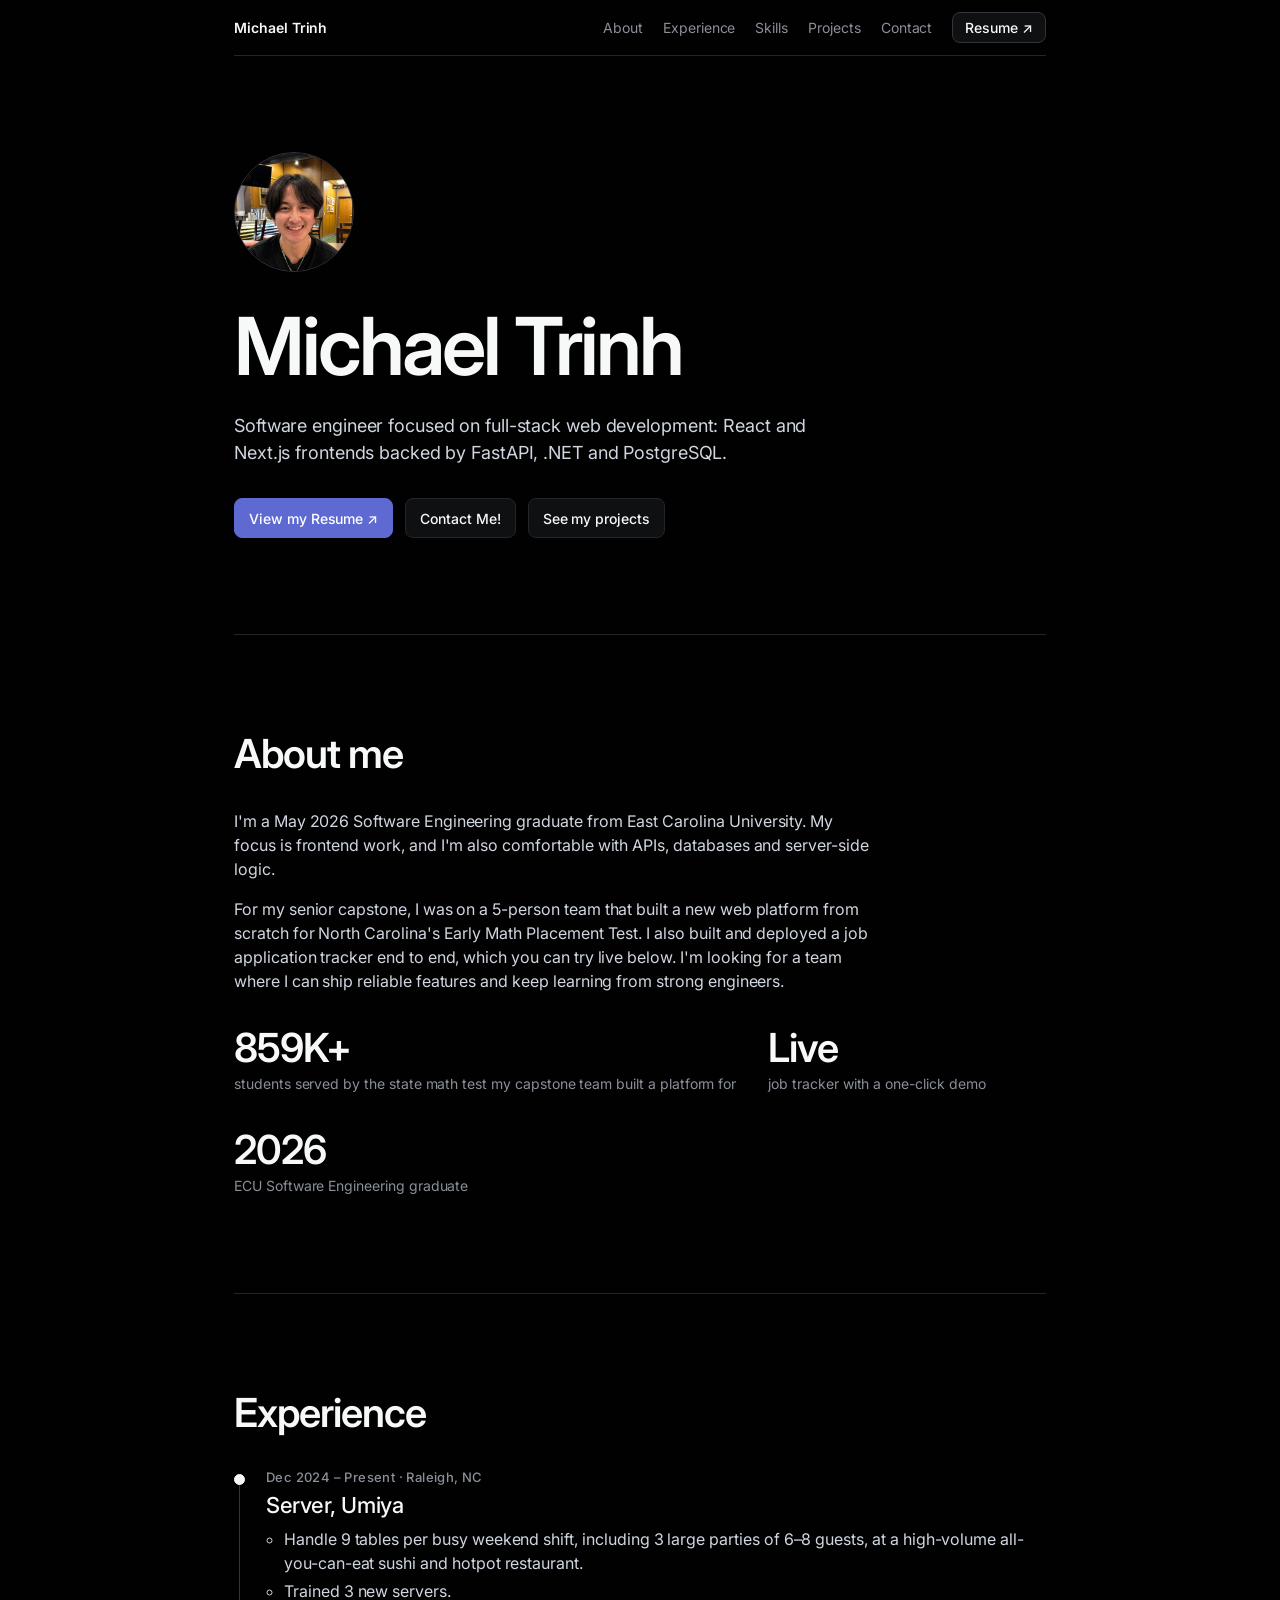
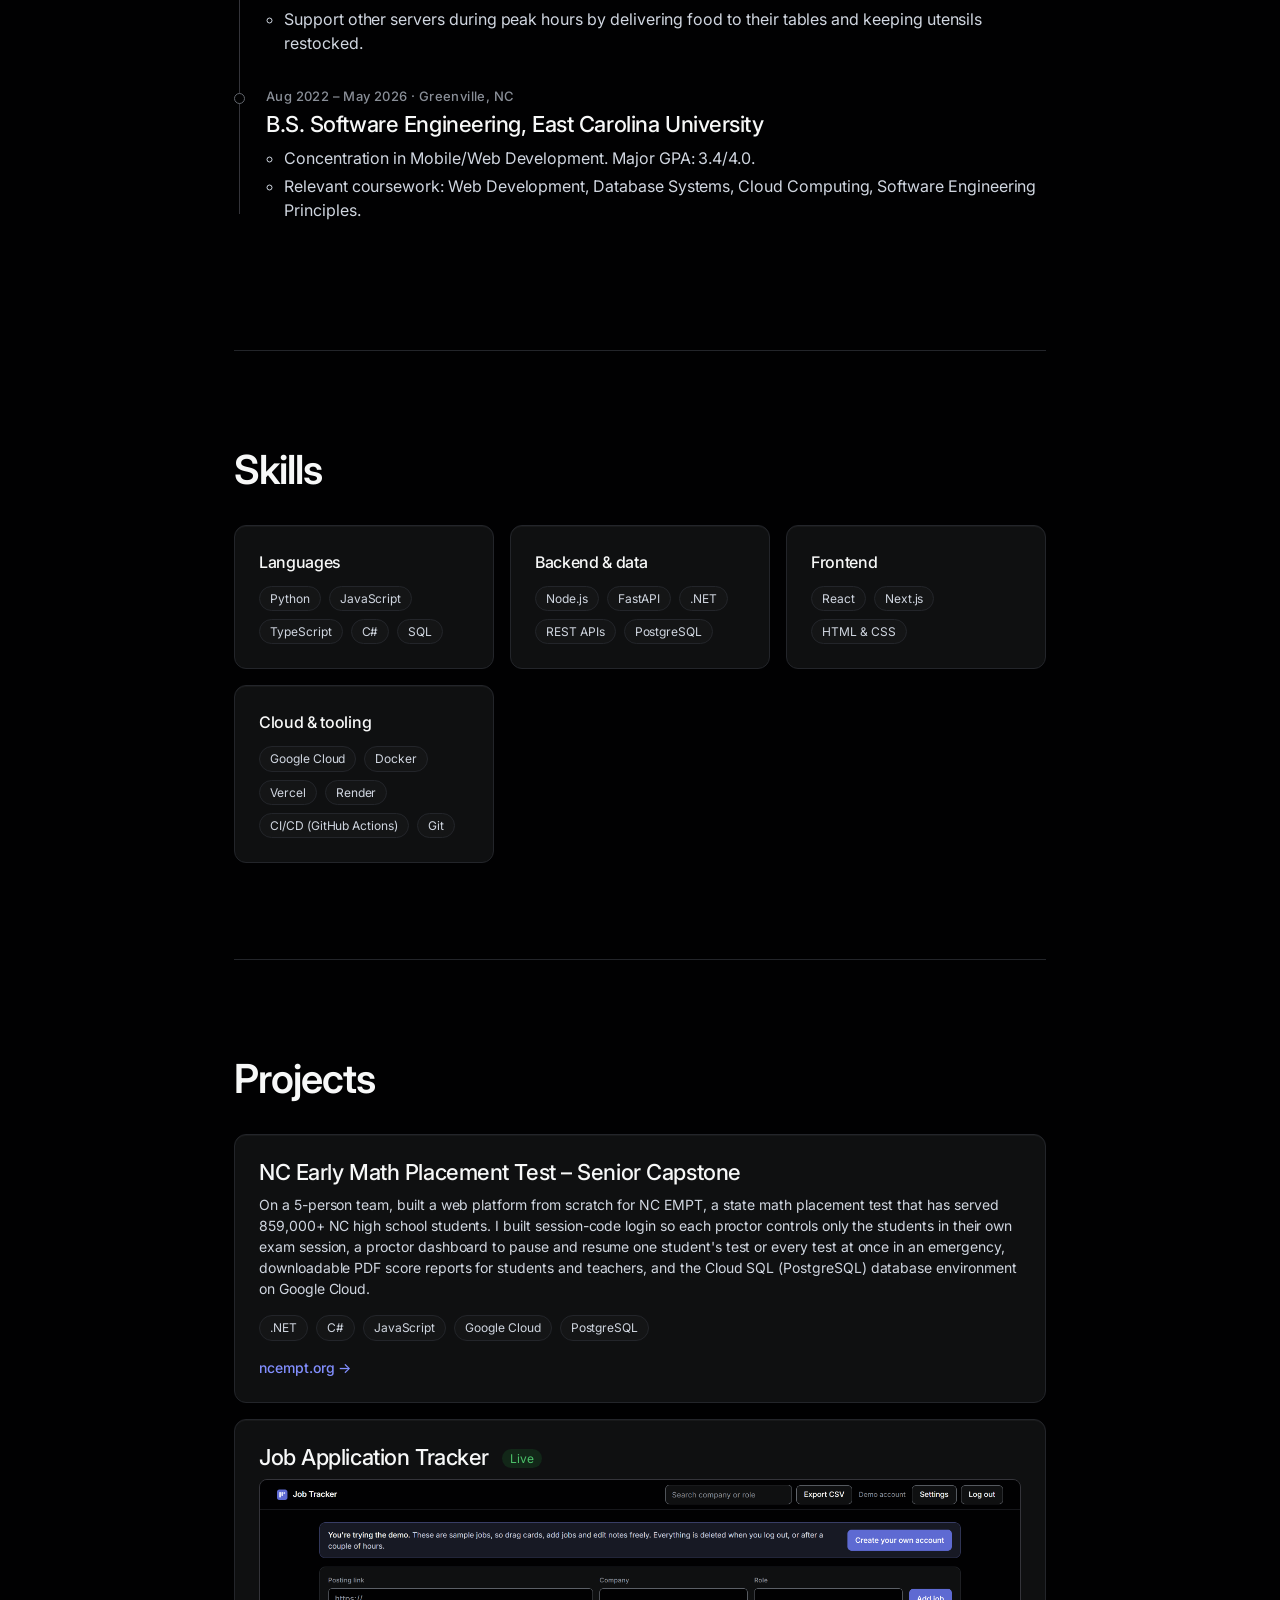
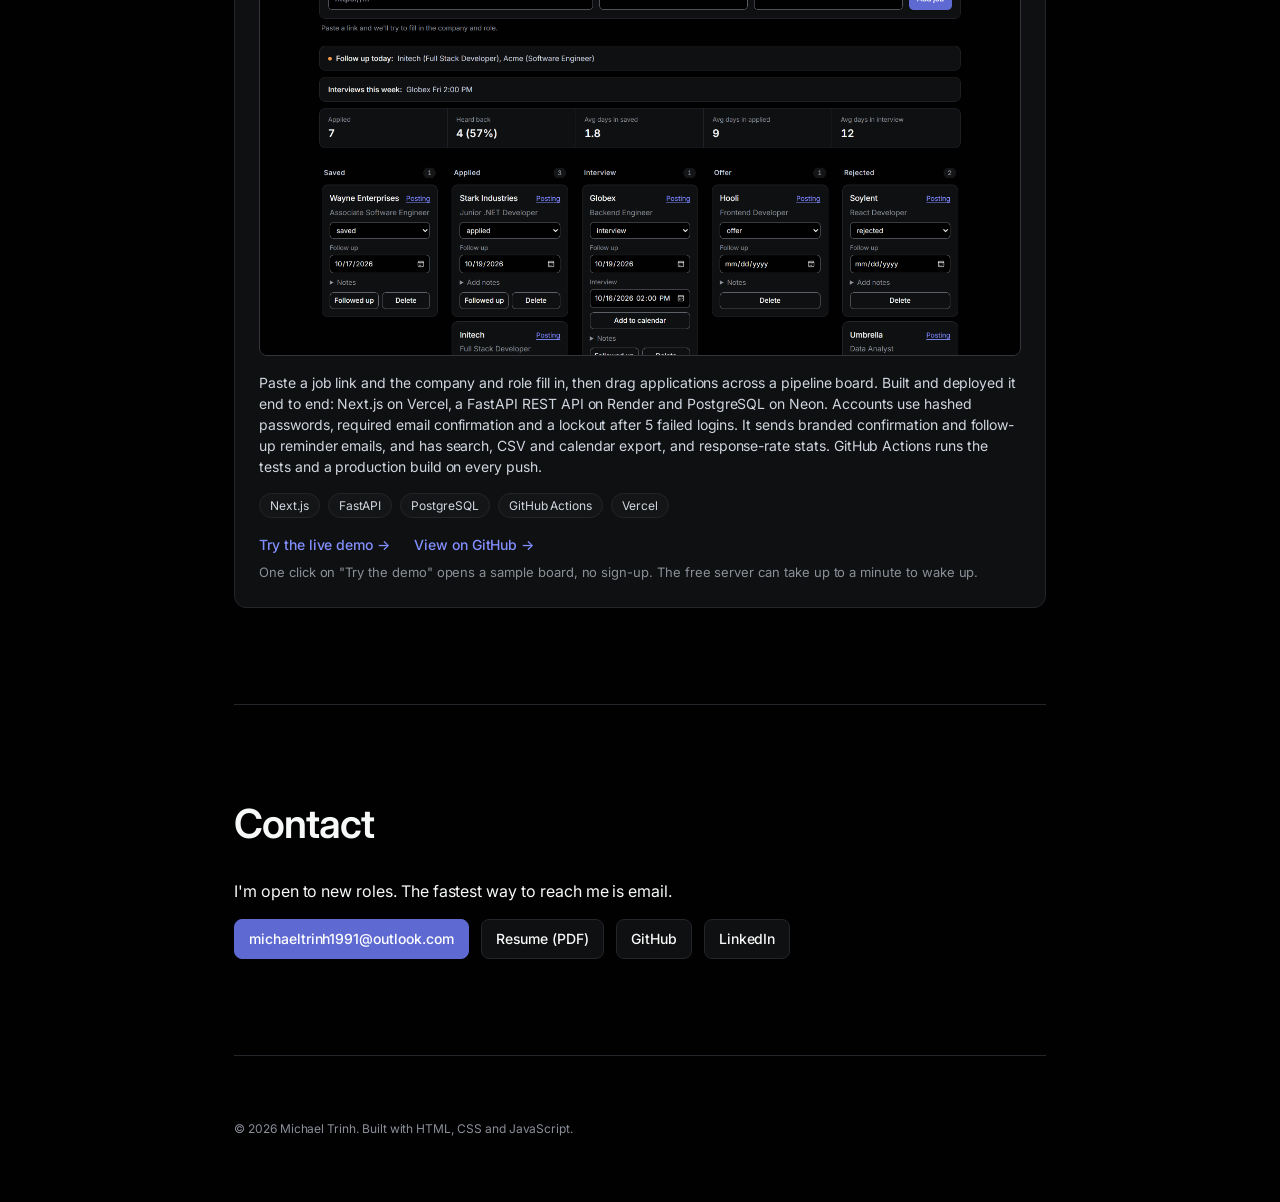
<file: index.html>
<!DOCTYPE html>
<html lang="en">
<head>
  <meta charset="utf-8">
  <meta name="viewport" content="width=device-width, initial-scale=1, viewport-fit=cover">
  <title>Michael Trinh – Software Engineer</title>
  <meta name="description" content="Michael Trinh, a full-stack software engineer and ECU Software Engineering graduate building React/Next.js frontends backed by FastAPI, .NET and PostgreSQL.">
  <meta property="og:type" content="website">
  <meta property="og:url" content="https://michael-trinh-portfolio.vercel.app/">
  <meta property="og:title" content="Michael Trinh – Software Engineer">
  <meta property="og:description" content="Full-stack software engineer. Projects, experience and resume.">
  <meta property="og:image" content="https://michael-trinh-portfolio.vercel.app/profile.jpg">
  <meta name="twitter:card" content="summary">
  <link rel="icon" href="data:image/svg+xml,%3Csvg xmlns='http://www.w3.org/2000/svg' viewBox='0 0 32 32'%3E%3Crect width='32' height='32' rx='8' fill='%235e6ad2'/%3E%3Ctext x='16' y='22' font-family='Arial,sans-serif' font-size='16' font-weight='700' fill='white' text-anchor='middle'%3EMT%3C/text%3E%3C/svg%3E">
  <link rel="preconnect" href="https://fonts.googleapis.com">
  <link href="https://fonts.googleapis.com/css2?family=Inter:wght@400;500;600&display=swap" rel="stylesheet">
  <link rel="stylesheet" href="style.css">
</head>

<body>
  <div class="wrap">
    <nav aria-label="Main">
      <strong>Michael Trinh</strong>
      <div>
        <a href="#about">About</a>
        <a href="#experience">Experience</a>
        <a href="#skills">Skills</a>
        <a href="#projects">Projects</a>
        <a href="#contact">Contact</a>
        <a class="nav-resume" href="Michael_Trinh_Resume.pdf" target="_blank" rel="noopener">Resume ↗</a>
      </div>
    </nav>

    <header class="hero">
      <img class="avatar" src="profile.jpg" alt="Photo of Michael Trinh" width="120" height="120">
      <h1>Michael Trinh</h1>
      <p class="lead">
        Software engineer focused on full-stack web development: React and Next.js frontends
        backed by FastAPI, .NET and PostgreSQL.
      </p>
      <div class="btns">
        <a class="btn main" href="Michael_Trinh_Resume.pdf" target="_blank" rel="noopener">View my Resume ↗</a>
        <a class="btn" href="#contact">Contact Me!</a>
        <a class="btn" href="#projects">See my projects</a>
      </div>
    </header>

    <section id="about">
      <h2>About me</h2>

      <div class="about">
        <p>
          I'm a May 2026 Software Engineering graduate from East Carolina University. My focus is frontend
          work, and I'm also comfortable with APIs, databases and server-side logic.
        </p>
        <p>
          For my senior capstone, I was on a 5-person team that built a new web platform from scratch for
          North Carolina's Early Math Placement Test. I also built and deployed a job application tracker end to end, which you can try live
          below. I'm looking for a team where I can ship reliable features and keep learning from strong engineers.
        </p>
      </div>

      <!-- Key numbers -->
      <div class="facts">
        <div><b>859K+</b><span>students served by the state math test my capstone team built a platform for</span></div>
        <div><b>Live</b><span>job tracker with a one-click demo</span></div>
        <div><b>2026</b><span>ECU Software Engineering graduate</span></div>
      </div>
    </section>

    <section id="experience">
      <h2>Experience</h2>

      <ol class="log">
        <li>
          <div class="when">Dec 2024 – Present · Raleigh, NC</div>
          <h3>Server, Umiya</h3>
          <ul>
            <li>Handle 9 tables per busy weekend shift, including 3 large parties of 6–8 guests, at a high-volume all-you-can-eat sushi and hotpot restaurant.</li>
            <li>Trained 3 new servers.</li>
            <li>Support other servers during peak hours by delivering food to their tables and keeping utensils restocked.</li>
          </ul>
        </li>

        <li>
          <div class="when">Aug 2022 – May 2026 · Greenville, NC</div>
          <h3>B.S. Software Engineering, East Carolina University</h3>
          <ul>
            <li>Concentration in Mobile/Web Development. Major GPA: 3.4/4.0.</li>
            <li>Relevant coursework: Web Development, Database Systems, Cloud Computing, Software Engineering Principles.</li>
          </ul>
        </li>
      </ol>
    </section>


    <!-- ========== SKILLS ========== -->
    <!-- Each skill is a <span> inside a .tags group -->
    <section id="skills">
      <h2>Skills</h2>

      <div class="skills">
        <div>
          <h3>Languages</h3>
          <div class="tags">
            <span>Python</span>
            <span>JavaScript</span>
            <span>TypeScript</span>
            <span>C#</span>
            <span>SQL</span>
          </div>
        </div>

        <div>
          <h3>Backend &amp; data</h3>
          <div class="tags">
            <span>Node.js</span>
            <span>FastAPI</span>
            <span>.NET</span>
            <span>REST APIs</span>
            <span>PostgreSQL</span>
          </div>
        </div>

        <div>
          <h3>Frontend</h3>
          <div class="tags">
            <span>React</span>
            <span>Next.js</span>
            <span>HTML &amp; CSS</span>
          </div>
        </div>

        <div>
          <h3>Cloud &amp; tooling</h3>
          <div class="tags">
            <span>Google Cloud</span>
            <span>Docker</span>
            <span>Vercel</span>
            <span>Render</span>
            <span>CI/CD (GitHub Actions)</span>
            <span>Git</span>
          </div>
        </div>
      </div>
    </section>

    <section id="projects">
      <h2>Projects</h2>

      <div class="proj">
        <article class="card">
          <h3>NC Early Math Placement Test – Senior Capstone</h3>
          <p>
            On a 5-person team, built a web platform from scratch for NC EMPT, a state math placement test that
            has served 859,000+ NC high school students. I built session-code login so each proctor controls only
            the students in their own exam session, a proctor dashboard to pause and resume one student's test or
            every test at once in an emergency, downloadable PDF score reports for students and teachers, and the
            Cloud SQL (PostgreSQL) database environment on Google Cloud.
          </p>
          <div class="tags">
            <span>.NET</span>
            <span>C#</span>
            <span>JavaScript</span>
            <span>Google Cloud</span>
            <span>PostgreSQL</span>
          </div>
          <p class="links"><a href="https://ncempt.org" target="_blank" rel="noopener">ncempt.org →</a></p>
        </article>

        <article class="card">
          <h3>Job Application Tracker <small class="live">Live</small></h3>
          <a class="shot" href="https://job-application-tracker-tau-orcin.vercel.app" target="_blank" rel="noopener">
            <img src="project/job-tracker.png" width="2880" height="1800" loading="lazy"
              alt="The tracker's board with sample jobs in saved, applied, interview, offer and rejected columns, follow-ups due and response-rate stats">
          </a>
          <p>
            Paste a job link and the company and role fill in, then drag applications across a pipeline board.
            Built and deployed it end to end: Next.js on Vercel, a FastAPI REST API on Render and PostgreSQL on
            Neon. Accounts use hashed passwords, required email confirmation and a lockout after 5 failed logins.
            It sends branded confirmation and follow-up reminder emails, and has search, CSV and calendar export,
            and response-rate stats. GitHub Actions runs the tests and a production build on every push.
          </p>
          <div class="tags">
            <span>Next.js</span>
            <span>FastAPI</span>
            <span>PostgreSQL</span>
            <span>GitHub Actions</span>
            <span>Vercel</span>
          </div>
          <p class="links">
            <a href="https://job-application-tracker-tau-orcin.vercel.app" target="_blank" rel="noopener">Try the live demo →</a>
            <a href="https://github.com/Mtrinh123/JobApplicationTracker" target="_blank" rel="noopener">View on GitHub →</a>
          </p>
          <p class="note">One click on "Try the demo" opens a sample board, no sign-up. The free server can take up to a minute to wake up.</p>
        </article>
      </div>
    </section>

    <section id="contact">
      <h2>Contact</h2>
      <p>I'm open to new roles. The fastest way to reach me is email.</p>
      <div class="btns">
        <a class="btn main" href="mailto:michaeltrinh1991@outlook.com">michaeltrinh1991@outlook.com</a>
        <a class="btn" href="Michael_Trinh_Resume.pdf" target="_blank" rel="noopener">Resume (PDF)</a>
        <a class="btn" href="https://github.com/Mtrinh123">GitHub</a>
        <a class="btn" href="https://linkedin.com/in/michael-trinh-079702358/">LinkedIn</a>
      </div>
    </section>

    <footer>© 2026 Michael Trinh. Built with HTML, CSS and JavaScript.</footer>

  </div>
  <div class="bar" id="bar" role="toolbar" aria-label="Page editor">
    <button id="tb-edit">Edit page</button>
    <input id="tb-url" placeholder="Select a button to edit its link" aria-label="Button link" disabled>
    <button class="alt" id="tb-dl">Download HTML</button>
    <button class="alt" id="tb-reset">Reset</button>
  </div>

  <script src="script.js"></script>
</body>

</html>
</file>
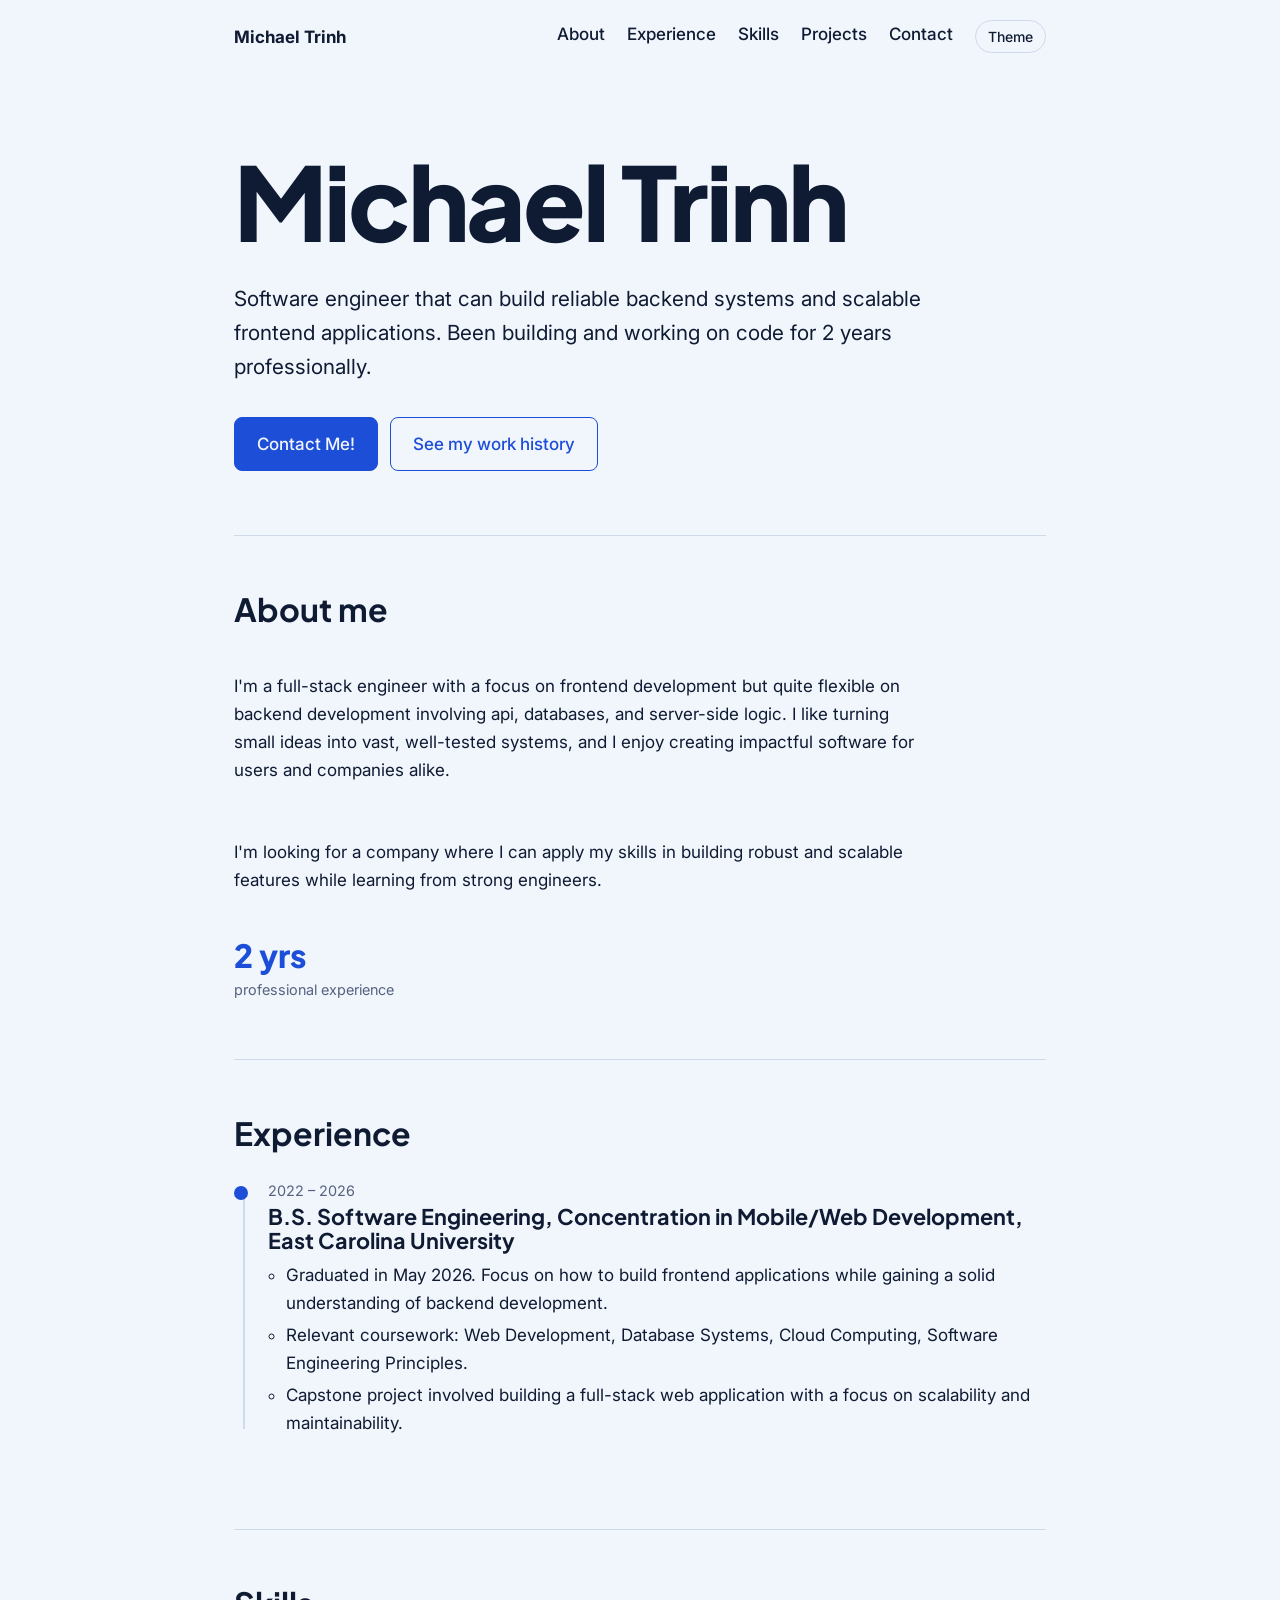
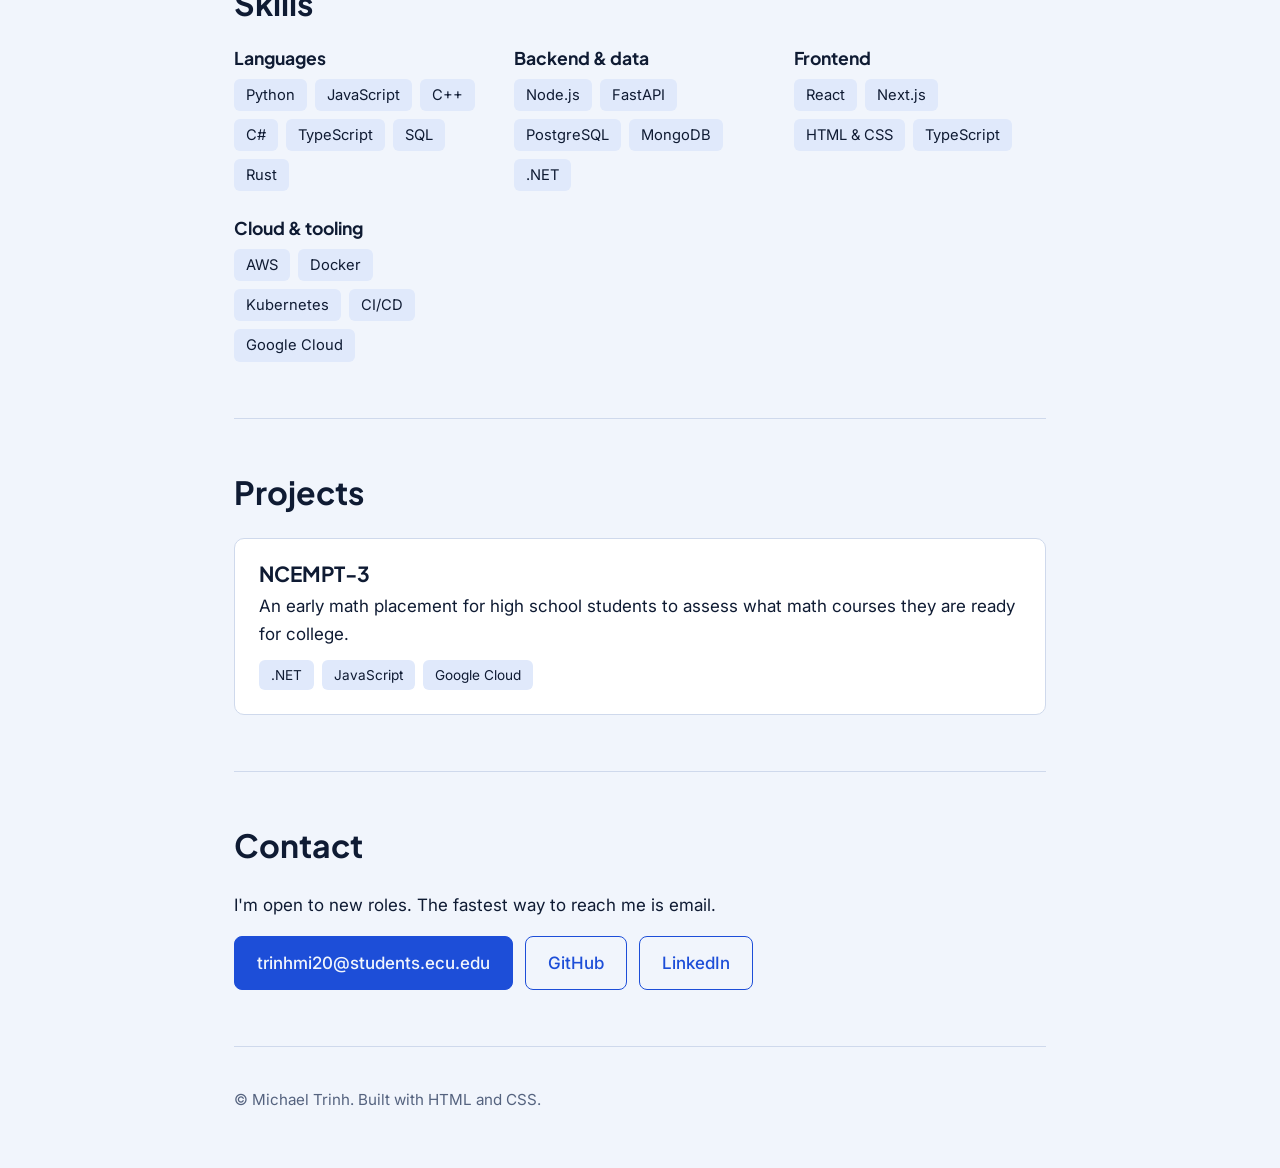
<file: project/index.html>
<!DOCTYPE html>
<html lang="en">
<head>
  <meta charset="utf-8">
  <meta name="viewport" content="width=device-width, initial-scale=1, viewport-fit=cover">
  <title>Michael Trinh – Software Engineer</title>
  <link rel="preconnect" href="https://fonts.googleapis.com">
  <link href="https://fonts.googleapis.com/css2?family=Inter:wght@400;500&family=Plus+Jakarta+Sans:wght@500;700;800&display=swap" rel="stylesheet">
  <link rel="stylesheet" href="style.css">
</head>

<body>
  <div class="wrap">
    <nav aria-label="Main">
      <strong>Michael Trinh</strong>
      <div>
        <a href="#about">About</a>
        <a href="#experience">Experience</a>
        <a href="#skills">Skills</a>
        <a href="#projects">Projects</a>
        <a href="#contact">Contact</a>
        <button id="theme" aria-label="Toggle dark mode">Theme</button>
      </div>
    </nav>

    <header class="hero">
      <h1>Michael Trinh</h1>
      <p class="lead">
        Software engineer that can build reliable backend systems and scalable frontend applications.
        Been building and working on code for 2 years professionally.
      </p>
      <div class="btns">
        <a class="btn main" href="#contact">Contact Me!</a>
        <a class="btn" href="#experience">See my work history</a>
      </div>
    </header>

    <section id="about">
      <h2>About me</h2>

      <div class="about">
        <p>
          I'm a full-stack engineer with a focus on frontend development but quite flexible on backend development involving api, databases, and server-side logic.
          I like turning small ideas into vast, well-tested systems, and I enjoy creating impactful software for users and companies alike.
        </p>
        <p>
          I'm looking for a company where I can apply my skills in building robust and scalable features while learning from
          strong engineers.
        </p>
      </div>

      <!-- Key numbers -->
      <div class="facts">
        <div><b>2 yrs</b><span>professional experience</span></div>
      </div>
    </section>

    <section id="experience">
      <h2>Experience</h2>

      <ol class="log">

        <li>
          <div class="when">2022 – 2026</div>
          <h3>B.S. Software Engineering, Concentration in Mobile/Web Development, East Carolina University</h3>
          <ul>
            <li>Graduated in May 2026. Focus on how to build frontend applications while gaining a solid understanding of backend development.</li>
            <li>Relevant coursework: Web Development, Database Systems, Cloud Computing, Software Engineering Principles.</li>
            <li>Capstone project involved building a full-stack web application with a focus on scalability and maintainability.</li>
          </ul>
        </li>
      </ol>
    </section>


    <!-- ========== SKILLS ========== -->
    <!-- Each skill is a <span> inside a .tags group -->
    <section id="skills">
      <h2>Skills</h2>

      <div class="skills">
        <div>
          <h3>Languages</h3>
          <div class="tags">
            <span>Python</span>
            <span>JavaScript</span>
            <span>C++</span>
            <span>C#</span>
            <span>TypeScript</span>
            <span>SQL</span> 
            <span>Rust</span>
          </div>
        </div>

        <div>
          <h3>Backend &amp; data</h3>
          <div class="tags">
            <span>Node.js</span>
            <span>FastAPI</span>
            <span>PostgreSQL</span>
            <span>MongoDB</span>
            <span>.NET</span>
          </div>
        </div>

        <div>
          <h3>Frontend</h3>
          <div class="tags">
            <span>React</span>
            <span>Next.js</span>
            <span>HTML &amp; CSS</span>
            <span>TypeScript</span>
          </div>
        </div>

        <div>
          <h3>Cloud &amp; tooling</h3>
          <div class="tags">
            <span>AWS</span>
            <span>Docker</span>
            <span>Kubernetes</span>
            <span>CI/CD</span>
            <span>Google Cloud</span>
          </div>
        </div>
      </div>
    </section>

    <section id="projects">
      <h2>Projects</h2>

      <div class="proj">
        <article class="card">
          <h3>NCEMPT-3</h3>
          <p>
            An early math placement for high school students to assess what math courses they are ready for college.
          </p>
          <div class="tags">
            <span>.NET</span>
            <span>JavaScript</span>
            <span>Google Cloud</span>
          </div>
        </article>
      </div>
    </section>
    
    <section id="contact">
      <h2>Contact</h2>
      <p>I'm open to new roles. The fastest way to reach me is email.</p>
      <div class="btns">
        <a class="btn main" href="mailto:trinhmi20@students.ecu.edu">trinhmi20@students.ecu.edu</a>
        <a class="btn" href="https://github.com/Mtrinh123">GitHub</a>
        <a class="btn" href="https://linkedin.com/in/michael-trinh-079702358/">LinkedIn</a>
      </div>
    </section>

    <footer>© Michael Trinh. Built with HTML and CSS.</footer>

  </div>
  <div class="bar" id="bar" role="toolbar" aria-label="Page editor">
    <button id="tb-edit">Edit page</button>
    <input id="tb-url" placeholder="Select a button to edit its link" aria-label="Button link" disabled>
    <button class="alt" id="tb-dl">Download HTML</button>
    <button class="alt" id="tb-reset">Reset</button>
  </div>

  <script src="script.js"></script>
</body>

</html>
</file>
<file: style.css>
/* Linear-style dark theme. Lavender is reserved for the primary CTA, links and focus. */
:root {
  --canvas: #010102;
  --surface-1: #0f1011;
  --surface-2: #141516;
  --ink: #f7f8f8;
  --ink-muted: #d0d6e0;
  --ink-subtle: #8a8f98;
  --ink-tertiary: #62666d;
  --hairline: #23252a;
  --hairline-strong: #34343a;
  --primary: #5e6ad2;
  --primary-hover: #828fff;
  --primary-focus: #5e69d1;

  color-scheme: dark;
  box-sizing: border-box;
  padding-top: env(safe-area-inset-top, 0px);
  padding-bottom: env(safe-area-inset-bottom, 0px);
}

html {
  scroll-padding-top: calc(56px + env(safe-area-inset-top, 0px));
  scroll-behavior: smooth;
}

*,
*::before,
*::after {
  box-sizing: inherit;
}

body {
  margin: 0;
  background: var(--canvas);
  color: var(--ink);
  font: 400 16px/1.5 Inter, -apple-system, system-ui, "Segoe UI", Roboto, sans-serif;
  letter-spacing: -0.05px;
  -webkit-font-smoothing: antialiased;
}

h1,
h2,
h3 {
  margin: 0;
  font-weight: 600;
}

a {
  color: var(--primary-hover);
}

a:focus-visible,
button:focus-visible {
  outline: 2px solid rgb(94 105 209 / 0.5);
  outline-offset: 2px;
}

@media (prefers-reduced-motion: reduce) {
  html {
    scroll-behavior: auto;
  }
}

.wrap {
  max-width: 860px;
  margin: 0 auto;
  padding: 0 24px;
}

nav {
  position: sticky;
  top: 0;
  z-index: 5;
  display: flex;
  flex-wrap: wrap;
  justify-content: space-between;
  align-items: center;
  gap: 8px 24px;
  min-height: 56px;
  padding: 8px 0;
  background: var(--canvas);
  border-bottom: 1px solid var(--hairline);
  font-size: 14px;
}

nav strong {
  font-weight: 600;
}

nav div {
  display: flex;
  flex-wrap: wrap;
  gap: 4px 20px;
}

nav a {
  color: var(--ink-subtle);
  text-decoration: none;
}

nav a:hover {
  color: var(--ink);
}

nav div {
  align-items: center;
}

nav a.nav-resume {
  padding: 4px 12px;
  border: 1px solid var(--hairline-strong);
  border-radius: 8px;
  background: var(--surface-1);
  color: var(--ink);
  font-weight: 500;
}

nav a.nav-resume:hover {
  border-color: var(--primary);
}

footer {
  padding: 64px 0;
  border-top: 1px solid var(--hairline);
  color: var(--ink-subtle);
  font-size: 12px;
}

header.hero {
  padding: 96px 0;
}

.avatar {
  display: block;
  width: 120px;
  height: 120px;
  margin-bottom: 32px;
  border: 1px solid var(--hairline-strong);
  border-radius: 50%;
  object-fit: cover;
}

.hero h1 {
  font-size: clamp(2.5rem, 9vw, 5rem);
  line-height: 1.05;
  letter-spacing: -0.0375em;
}

.hero p.lead {
  max-width: 34em;
  margin: 24px 0 32px;
  color: var(--ink-muted);
  font-size: 18px;
  letter-spacing: -0.1px;
}

.btns {
  display: flex;
  flex-wrap: wrap;
  gap: 12px;
}

.btn {
  display: inline-flex;
  align-items: center;
  min-height: 40px;
  padding: 8px 14px;
  border: 1px solid var(--hairline);
  border-radius: 8px;
  background: var(--surface-1);
  color: var(--ink);
  font-size: 14px;
  font-weight: 500;
  text-decoration: none;
}

.btn:hover {
  background: var(--surface-2);
  border-color: var(--hairline-strong);
}

.btn.main {
  border-color: var(--primary);
  background: var(--primary);
  color: #fff;
}

/* Spec's #828fff hover fails contrast with white text (2.9:1), so hover goes deeper instead */
.btn.main:hover {
  border-color: #4e5ac0;
  background: #4e5ac0;
}

section {
  padding: 96px 0;
  border-top: 1px solid var(--hairline);
}

h2 {
  margin-bottom: 32px;
  font-size: clamp(1.75rem, 5vw, 2.5rem);
  line-height: 1.15;
  letter-spacing: -0.025em;
}

h3 {
  letter-spacing: -0.02em;
}

.about {
  display: grid;
  gap: 16px;
  max-width: 40em;
  color: var(--ink-muted);
}

.about p {
  margin: 0;
}

.facts {
  display: flex;
  flex-wrap: wrap;
  gap: 32px;
  margin-top: 32px;
}

.facts b {
  display: block;
  font-size: 2.5rem;
  font-weight: 600;
  line-height: 1.15;
  letter-spacing: -0.025em;
}

.facts span {
  color: var(--ink-subtle);
  font-size: 14px;
}

.log {
  position: relative;
  margin: 0;
  padding: 0 0 0 32px;
  list-style: none;
}

.log::before {
  content: "";
  position: absolute;
  left: 5px;
  top: 8px;
  bottom: 8px;
  width: 1px;
  background: var(--hairline-strong);
}

.log li {
  position: relative;
  margin-bottom: 32px;
}

.log li::before {
  content: "";
  position: absolute;
  left: -32px;
  top: 6px;
  width: 11px;
  height: 11px;
  border: 1px solid var(--ink-tertiary);
  border-radius: 50%;
  background: var(--canvas);
}

.log li:first-child::before {
  border-color: var(--ink);
  background: var(--ink);
}

.log h3 {
  margin: 4px 0 8px;
  font-size: 22px;
  font-weight: 500;
  line-height: 1.25;
}

.log ul {
  margin: 8px 0 0;
  padding-left: 18px;
  color: var(--ink-muted);
}

.log li li {
  margin: 0 0 4px;
}

.log li li::before {
  display: none;
}

.when {
  color: var(--ink-subtle);
  font-size: 13px;
  font-weight: 500;
  letter-spacing: 0.4px;
}

.skills {
  display: grid;
  grid-template-columns: repeat(auto-fit, minmax(240px, 1fr));
  gap: 16px;
}

.skills > div {
  padding: 24px;
  border: 1px solid var(--hairline);
  border-radius: 12px;
  background: var(--surface-1);
  box-shadow: inset 0 1px 0 rgb(255 255 255 / 0.04);
}

.skills h3 {
  margin-bottom: 12px;
  font-size: 16px;
  font-weight: 500;
}

.tags {
  display: flex;
  flex-wrap: wrap;
  gap: 8px;
}

.tags span {
  padding: 2px 10px;
  border: 1px solid var(--hairline);
  border-radius: 9999px;
  background: var(--surface-2);
  color: var(--ink-muted);
  font-size: 12px;
  line-height: 1.6;
}

.proj {
  display: grid;
  gap: 16px;
}

.card {
  padding: 24px;
  border: 1px solid var(--hairline);
  border-radius: 12px;
  background: var(--surface-1);
  box-shadow: inset 0 1px 0 rgb(255 255 255 / 0.04);
}

.card h3 {
  margin-bottom: 8px;
  font-size: 22px;
  font-weight: 500;
  line-height: 1.25;
}

.card p {
  margin: 0 0 16px;
  color: var(--ink-muted);
  font-size: 14px;
}

.card h3 small {
  margin-left: 8px;
  padding: 2px 8px;
  border-radius: 9999px;
  background: var(--surface-2);
  color: var(--ink-subtle);
  font-size: 12px;
  font-weight: 400;
  letter-spacing: 0;
  vertical-align: middle;
}

.card p.links {
  margin: 16px 0 0;
  font-weight: 500;
}

.card p.links a {
  text-decoration: none;
}

.card p.links a:hover {
  text-decoration: underline;
}

.card p.links a + a {
  margin-left: 20px;
}

.card h3 small.live {
  background: rgb(39 166 68 / 0.15);
  color: #4cc26a;
}

/* Project screenshot, links to the live app */
.card .shot {
  display: block;
  margin: 8px 0 16px;
  border: 1px solid var(--hairline-strong);
  border-radius: 8px;
  overflow: hidden;
}

.card .shot img {
  display: block;
  width: 100%;
  height: auto;
  transition: opacity 0.15s;
}

.card .shot:hover img {
  opacity: 0.9;
}

.card p.note {
  margin: 8px 0 0;
  color: var(--ink-subtle);
  font-size: 13px;
}


/* EDITOR TOOLBAR */
/* Hidden by default. Show with Ctrl+Shift+E */

.bar {
  display: none;
  position: fixed;
  left: 50%;
  bottom: calc(14px + env(safe-area-inset-bottom, 0px));
  transform: translateX(-50%);
  z-index: 9;
  flex-wrap: wrap;
  justify-content: center;
  align-items: center;
  gap: 8px;
  max-width: calc(100% - 24px);
  padding: 8px;
  border: 1px solid var(--hairline-strong);
  border-radius: 12px;
  background: var(--surface-2);
  color: var(--ink);
  font-size: 14px;
}

.bar.on {
  display: flex;
}

.bar button {
  padding: 8px 14px;
  border: 0;
  border-radius: 8px;
  background: var(--primary);
  color: #fff;
  cursor: pointer;
  font: inherit;
  font-weight: 500;
}

.bar button.alt {
  border: 1px solid var(--hairline-strong);
  background: var(--surface-1);
  color: var(--ink);
}

.bar input {
  min-width: 200px;
  padding: 8px 12px;
  border: 1px solid var(--hairline);
  border-radius: 8px;
  background: var(--surface-1);
  color: var(--ink);
  font: inherit;
}

.bar input:disabled {
  opacity: 0.6;
}

body.editing {
  padding-bottom: 110px;
}

body.editing [contenteditable] {
  outline: 1px dashed var(--primary);
  outline-offset: 3px;
  border-radius: 4px;
  cursor: text;
}

.ctl {
  display: flex;
  gap: 6px;
  margin-top: 12px;
}

.ctl button,
button.ctl {
  padding: 3px 10px;
  border: 1px solid var(--hairline-strong);
  border-radius: 6px;
  background: var(--surface-2);
  color: var(--ink-muted);
  cursor: pointer;
  font: inherit;
  font-size: 12px;
}

button.ctl {
  margin: 0;
}
</file>
<file: project/style.css>
:root {
  --bg: #f1f5fc;
  --ink: #0f1b33;
  --mute: #55637f;
  --line: #cfd9ec;
  --accent: #1d4ed8;
  --card: #ffffff;
  --tag: #e0e9fb;

  box-sizing: border-box;
  padding-top: env(safe-area-inset-top, 0px);
  padding-bottom: env(safe-area-inset-bottom, 0px);
}
@media (prefers-color-scheme: dark) {
  :root:not([data-theme="light"]) {
    --bg: #0b1220;
    --ink: #e6edfb;
    --mute: #93a4c4;
    --line: #22314f;
    --accent: #6ea8ff;
    --card: #111b30;
    --tag: #1a2846;
  }
}

:root[data-theme="dark"] {
  --bg: #0b1220;
  --ink: #e6edfb;
  --mute: #93a4c4;
  --line: #22314f;
  --accent: #6ea8ff;
  --card: #111b30;
  --tag: #1a2846;
}

html {
  scroll-padding-top: env(safe-area-inset-top, 0px);
  scroll-behavior: smooth;
}
*,
*::before,
*::after {
  box-sizing: inherit;
}

body {
  margin: 0;
  background: var(--bg);
  color: var(--ink);
  font: 400 17px/1.65 Inter, system-ui, sans-serif;
}

h1,
h2,
h3 {
  margin: 0;
  font-family: "Plus Jakarta Sans", system-ui, sans-serif;
  line-height: 1.1;
}

a {
  color: var(--accent);
}

a:focus-visible,
button:focus-visible {
  outline: 3px solid var(--accent);
  outline-offset: 3px;
}

@media (prefers-reduced-motion: reduce) {
  html {
    scroll-behavior: auto;
  }
}

.wrap {
  max-width: 860px;
  margin: 0 auto;
  padding: 0 24px;
}

nav {
  display: flex;
  justify-content: space-between;
  align-items: center;
  padding: 20px 0;
  font-weight: 500;
}

nav div {
  display: flex;
  flex-wrap: wrap;
  gap: 22px;
}

nav a {
  color: var(--ink);
  text-decoration: none;
}

nav a:hover {
  color: var(--accent);
}

#theme {
  background: none;
  border: 1px solid var(--line);
  border-radius: 20px;
  color: var(--ink);
  cursor: pointer;
  font: inherit;
  font-size: 14px;
  padding: 4px 12px;
}

footer {
  padding: 40px 0 56px;
  border-top: 1px solid var(--line);
  color: var(--mute);
  font-size: 0.95rem;
}

header.hero {
  padding: 72px 0 64px;
}

.hero h1 {
  font-size: clamp(3rem, 10vw, 6.4rem);
  font-weight: 800;
  letter-spacing: -0.03em;
}

.hero p.lead {
  max-width: 34em;
  margin: 24px 0 32px;
  font-size: 1.3rem;
}
.btns {
  display: flex;
  flex-wrap: wrap;
  gap: 12px;
}

.btn {
  padding: 12px 22px;
  border: 1.5px solid var(--accent);
  border-radius: 8px;
  font-weight: 500;
  text-decoration: none;
}

.btn.main {
  background: var(--accent);
  color: var(--bg);
}

section {
  padding: 56px 0;
  border-top: 1px solid var(--line);
}

h2 {
  margin-bottom: 28px;
  font-size: 2rem;
  font-weight: 700;
}

.about {
  display: grid;
  grid-template-columns: 1fr;
  gap: 20px;
  max-width: 40em;
}

.facts {
  display: flex;
  flex-wrap: wrap;
  gap: 32px;
  margin-top: 24px;
}

.facts b {
  display: block;
  color: var(--accent);
  font: 800 2rem "Plus Jakarta Sans", sans-serif;
}

.facts span {
  color: var(--mute);
  font-size: 0.9rem;
}

.log {
  position: relative;
  margin: 0;
  padding: 0 0 0 34px;
  list-style: none;
}

.log::before {
  content: "";
  position: absolute;
  left: 9px;
  top: 8px;
  bottom: 8px;
  width: 2px;
  background: var(--line);
}

.log li {
  position: relative;
  margin-bottom: 36px;
}

.log li::before {
  content: "";
  position: absolute;
  left: -34px;
  top: 7px;
  width: 14px;
  height: 14px;
  border: 3px solid var(--accent);
  border-radius: 50%;
  background: var(--bg);
}

.log li:first-child::before {
  background: var(--accent);
}

.log h3 {
  margin: 2px 0 8px;
  font-size: 1.35rem;
}

.log ul {
  margin: 8px 0 0;
  padding-left: 18px;
}
.log li li {
  margin: 0 0 4px;
}

.log li li::before {
  display: none;
}

.when {
  color: var(--mute);
  font-size: 0.9rem;
}

.skills {
  display: grid;
  grid-template-columns: repeat(auto-fit, minmax(240px, 1fr));
  gap: 28px;
}

.skills h3 {
  margin-bottom: 10px;
  font-size: 1.1rem;
}

.tags {
  display: flex;
  flex-wrap: wrap;
  gap: 8px;
}

.tags span {
  padding: 4px 12px;
  border-radius: 6px;
  background: var(--tag);
  font-size: 0.92rem;
}

.proj {
  display: grid;
  gap: 20px;
}

.card {
  padding: 24px;
  border: 1px solid var(--line);
  border-radius: 10px;
  background: var(--card);
}

.card h3 {
  margin-bottom: 6px;
  font-size: 1.3rem;
}

.card p {
  margin: 0 0 12px;
}

.card .tags span {
  font-size: 0.85rem;
}


/* EDITOR TOOLBAR */
/* Hidden by default. Show with Ctrl+Shift+E */

.bar {
  display: none;
  position: fixed;
  left: 50%;
  bottom: calc(14px + env(safe-area-inset-bottom, 0px));
  transform: translateX(-50%);
  z-index: 9;
  flex-wrap: wrap;
  justify-content: center;
  align-items: center;
  gap: 8px;
  max-width: calc(100% - 24px);
  padding: 8px;
  border-radius: 12px;
  background: var(--ink);
  box-shadow: 0 6px 24px rgba(0, 0, 0, 0.25);
  color: var(--bg);
  font-size: 14px;
}

.bar.on {
  display: flex;
}

.bar button {
  padding: 7px 14px;
  border: 0;
  border-radius: 8px;
  background: var(--accent);
  color: var(--bg);
  cursor: pointer;
  font: inherit;
  font-weight: 500;
}

.bar button.alt {
  border: 1px solid var(--bg);
  background: transparent;
  color: var(--bg);
}

.bar input {
  min-width: 200px;
  padding: 6px 10px;
  border: 0;
  border-radius: 8px;
  background: var(--bg);
  color: var(--ink);
  font: inherit;
}

.bar input:disabled {
  opacity: 0.6;
}
body.editing {
  padding-bottom: 110px;
}

body.editing [contenteditable] {
  outline: 1.5px dashed var(--accent);
  outline-offset: 3px;
  border-radius: 3px;
  cursor: text;
}
.ctl {
  display: flex;
  gap: 6px;
  margin-top: 10px;
}

.ctl button,
button.ctl {
  padding: 3px 10px;
  border: 1px solid var(--accent);
  border-radius: 6px;
  background: none;
  color: var(--accent);
  cursor: pointer;
  font: inherit;
  font-size: 13px;
}

button.ctl {
  margin: 0;
}
</file>
